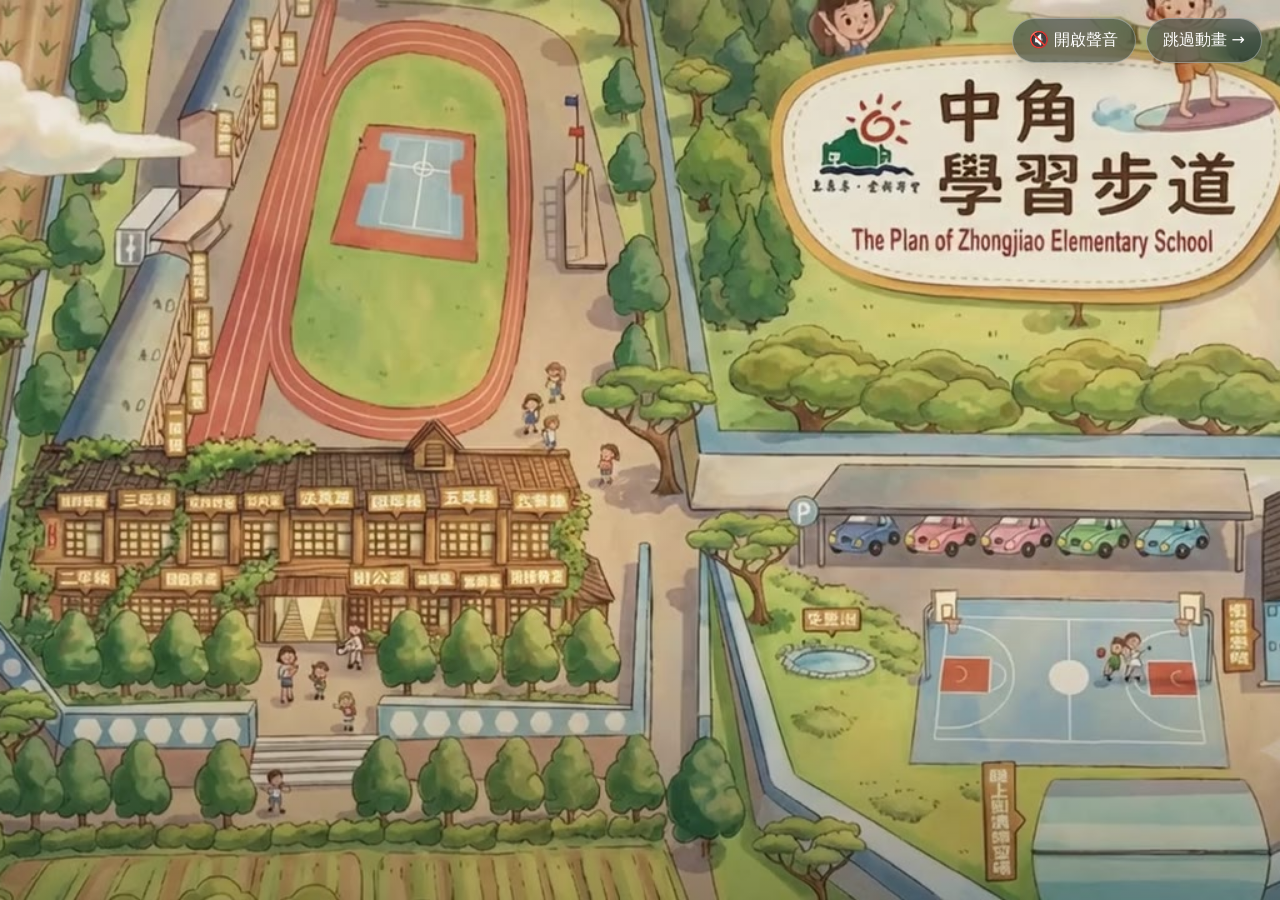
<file: index.html>
<!doctype html>
<html lang="zh-Hant">
<head>
  <meta charset="utf-8" />
  <meta name="viewport" content="width=device-width, initial-scale=1, viewport-fit=cover" />
  <meta name="theme-color" content="#185a69" />
  <meta name="description" content="中角國小學習步道地圖：從校園地圖探索 30 個學習步道。" />
  <title>中角國小學習步道地圖</title>
  <link rel="icon" href="assets/favicon.svg" type="image/svg+xml" />
  <link rel="stylesheet" href="styles.css" />
</head>
<body>
  <noscript>
    <div class="noscript">此網頁需要啟用 JavaScript 才能使用互動式學習步道地圖。</div>
  </noscript>

  <section id="intro" class="intro" aria-label="首頁動畫">
    <video
      id="introVideo"
      class="intro__video"
      autoplay
      muted
      playsinline
      preload="auto"
      poster="assets/intro-poster.jpg"
    >
      <source src="assets/intro.mp4" type="video/mp4" />
      您的瀏覽器不支援影片播放。
    </video>
    <div class="intro__shade" aria-hidden="true"></div>

    <div class="intro__controls">
      <button id="soundBtn" class="glass-btn" type="button" aria-pressed="false">🔇 開啟聲音</button>
      <button id="skipBtn" class="glass-btn" type="button">跳過動畫 →</button>
    </div>

    <div id="playFallback" class="play-fallback" hidden>
      <h1>中角國小學習步道地圖</h1>
      <p>點擊下方按鈕播放首頁動畫</p>
      <button id="playBtn" class="primary-btn" type="button">▶ 播放動畫</button>
      <button id="enterDirectBtn" class="text-btn" type="button">直接進入學習步道地圖</button>
    </div>
  </section>

  <main id="mainSite" class="site" hidden>
    <header class="site-header">
      <div class="site-header__inner">
        <div class="brand">
          <div class="brand__mark" aria-hidden="true">🌊</div>
          <div>
            <p class="eyebrow">ZHONGJIAO ELEMENTARY SCHOOL</p>
            <h1>中角國小學習步道地圖</h1>
            <p class="tagline">走進校園・探索學習・發現中角</p>
          </div>
        </div>
        <div class="header-actions">
          <button id="replayBtn" class="secondary-btn" type="button">▶ 再看一次動畫</button>
          <button id="listToggleBtn" class="secondary-btn" type="button" aria-expanded="false" aria-controls="trailPanel">☰ 學道總覽</button>
        </div>
      </div>
    </header>

    <section class="hero-copy" aria-labelledby="mapHeading">
      <div>
        <p class="section-kicker">LEARNING TRAIL MAP</p>
        <h2 id="mapHeading">點選地圖上的號碼，開始探索 30 個學習步道</h2>
      </div>
      <div class="search-box">
        <label for="trailSearch">快速查找學道</label>
        <div class="search-box__row">
          <input id="trailSearch" type="search" inputmode="search" placeholder="輸入名稱或序號，例如：衝浪、29" autocomplete="off" />
          <button id="clearSearchBtn" type="button" class="icon-btn" aria-label="清除搜尋" title="清除搜尋">×</button>
        </div>
        <div id="searchHint" class="search-hint" aria-live="polite"></div>
      </div>
    </section>

    <section class="workspace">
      <div class="map-card">
        <div class="map-toolbar" aria-label="地圖控制">
          <div class="map-toolbar__left">
            <span class="map-tip">💡 點一下號碼查看學道名稱</span>
          </div>
          <div class="map-toolbar__right">
            <button id="zoomOutBtn" class="icon-btn" type="button" aria-label="縮小地圖">−</button>
            <span id="zoomLabel" class="zoom-label">100%</span>
            <button id="zoomInBtn" class="icon-btn" type="button" aria-label="放大地圖">＋</button>
            <button id="zoomResetBtn" class="small-btn" type="button">重設</button>
          </div>
        </div>

        <div id="mapViewport" class="map-viewport" aria-label="中角國小校園平面圖，可左右移動；頁面可上下捲動">
          <div id="mapCanvas" class="map-canvas">
            <img src="assets/campus-map.jpg" alt="中角國小校園平面圖" draggable="false" />
            <div id="pinLayer" class="pin-layer" aria-label="學習步道位置"></div>
          </div>
        </div>
      </div>

      <aside id="trailPanel" class="trail-panel" aria-label="學道總覽">
        <div class="trail-panel__header">
          <div>
            <p class="section-kicker">ALL TRAILS</p>
            <h2>學道總覽</h2>
          </div>
          <button id="closePanelBtn" class="icon-btn panel-close" type="button" aria-label="關閉學道總覽">×</button>
        </div>
        <div id="trailList" class="trail-list"></div>
      </aside>
    </section>

    <footer class="site-footer">
      <p>中角國小學習步道地圖</p>
      <p class="site-footer__sub"></p>
    </footer>
  </main>

  <div id="trailDialog" class="dialog" hidden>
    <div class="dialog__backdrop" data-close-dialog></div>
    <article class="dialog__card" role="dialog" aria-modal="true" aria-labelledby="dialogTitle">
      <button id="dialogCloseBtn" class="dialog__close" type="button" aria-label="關閉">×</button>
      <div class="dialog__number" id="dialogNumber">01</div>
      <p class="dialog__eyebrow">中角國小學習步道</p>
      <h2 id="dialogTitle">學道名稱</h2>
      <p id="dialogDescription" class="dialog__description"></p>
      <div id="dialogStatus" class="status-pill">🚧 學習內容建置中</div>
      <a id="dialogLink" class="primary-btn dialog__link" href="#" target="_blank" rel="noopener" hidden>進入學習 →</a>
    </article>
  </div>

  <script src="trail-data.js"></script>
  <script src="app.js"></script>
</body>
</html>
</file>
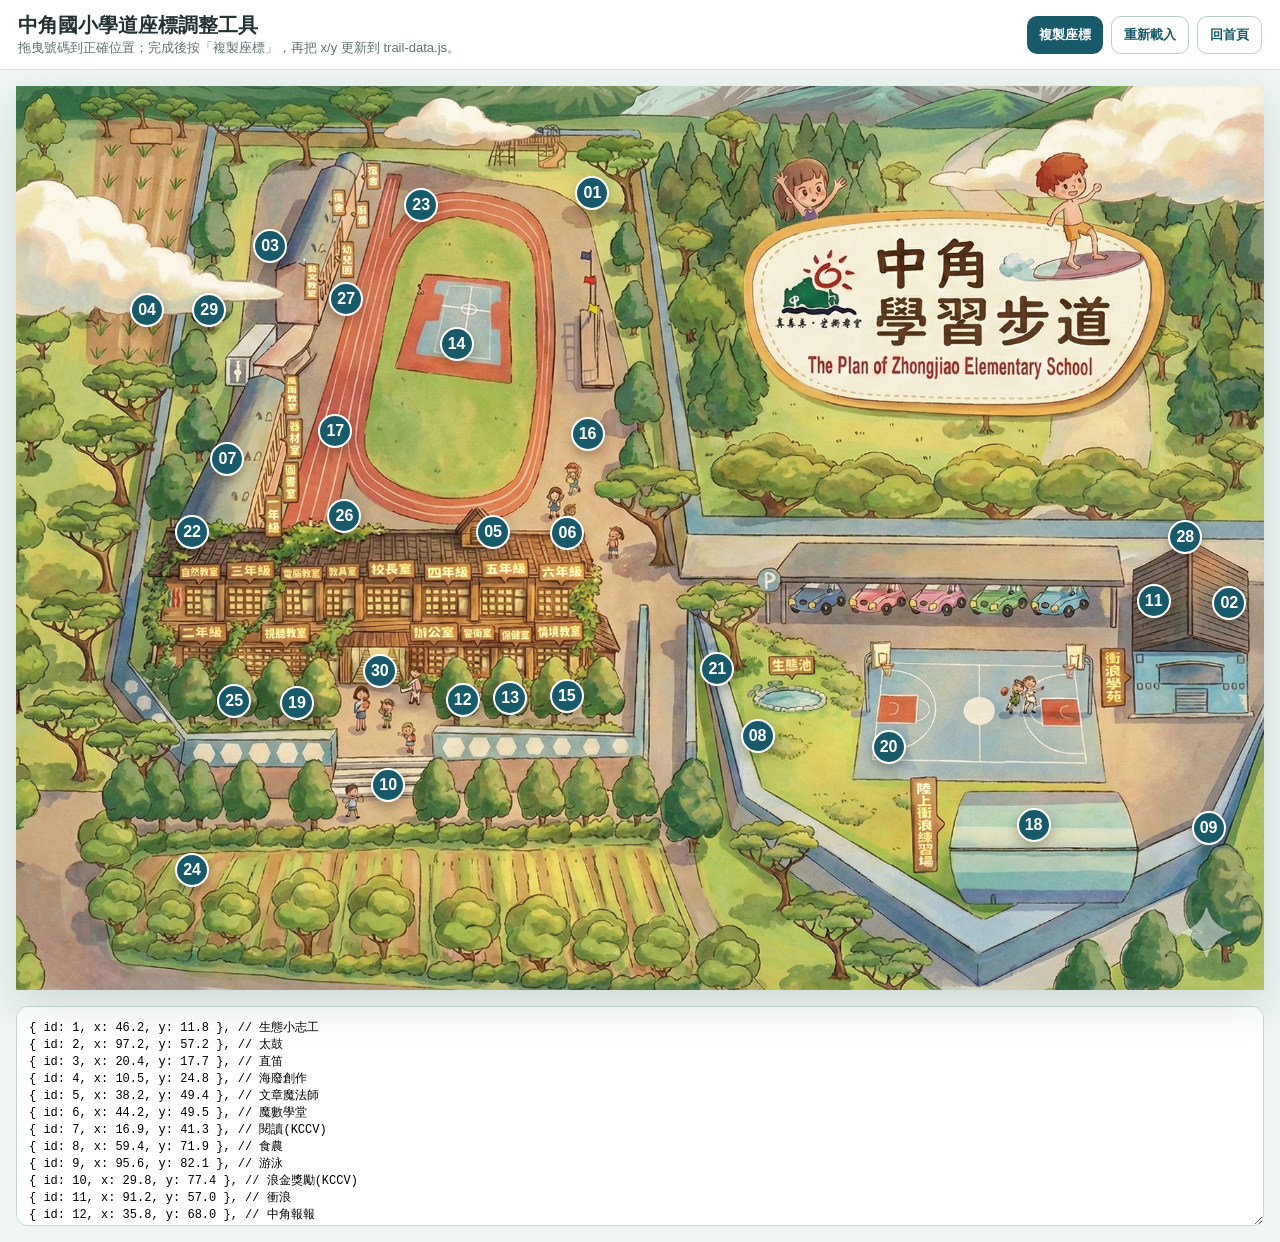
<file: position-editor.html>
<!doctype html>
<html lang="zh-Hant">
<head>
  <meta charset="utf-8" />
  <meta name="viewport" content="width=device-width, initial-scale=1" />
  <title>學道座標調整工具｜中角國小</title>
  <style>
    *{box-sizing:border-box} body{margin:0;font-family:"PingFang TC","Microsoft JhengHei",sans-serif;background:#eef5f2;color:#243234}
    header{position:sticky;top:0;z-index:20;background:#fff;padding:12px 18px;border-bottom:1px solid #d8e4df;display:flex;gap:12px;align-items:center;justify-content:space-between;flex-wrap:wrap}
    h1{font-size:20px;margin:0}.note{font-size:13px;color:#607273}.actions{display:flex;gap:8px}
    button{border:0;border-radius:10px;padding:9px 12px;background:#185a69;color:#fff;font-weight:700;cursor:pointer}button.alt{background:#fff;color:#185a69;border:1px solid #b9cfca}
    .wrap{padding:16px}.map{position:relative;width:min(1400px,100%);aspect-ratio:2047/1482;margin:auto;box-shadow:0 16px 40px #15343a22;background:#fff}
    .map img{width:100%;height:100%;display:block}.pin{position:absolute;transform:translate(-50%,-50%);width:34px;height:34px;border-radius:50%;border:2px solid #fff;background:#185a69;color:#fff;display:grid;place-items:center;font-weight:900;cursor:grab;box-shadow:0 5px 12px #0004;touch-action:none}.pin:active{cursor:grabbing;background:#d98b2b}
    textarea{width:min(1400px,100%);display:block;margin:16px auto 0;min-height:220px;border:1px solid #c7d8d3;border-radius:12px;padding:12px;font-family:ui-monospace,monospace;font-size:12px;background:#fff}
  </style>
</head>
<body>
<header>
  <div><h1>中角國小學道座標調整工具</h1><div class="note">拖曳號碼到正確位置；完成後按「複製座標」，再把 x/y 更新到 trail-data.js。</div></div>
  <div class="actions"><button id="copyBtn">複製座標</button><button id="resetBtn" class="alt">重新載入</button><a href="index.html"><button class="alt">回首頁</button></a></div>
</header>
<div class="wrap">
  <div id="map" class="map"><img src="assets/campus-map.jpg" alt="校園地圖"><div id="pins"></div></div>
  <textarea id="output" aria-label="座標輸出"></textarea>
</div>
<script src="trail-data.js"></script>
<script>
const map=document.getElementById('map'), pins=document.getElementById('pins'), output=document.getElementById('output');
const local=window.TRAILS.map(t=>({...t}));
function renderOut(){output.value=local.map(t=>`{ id: ${t.id}, x: ${t.x.toFixed(1)}, y: ${t.y.toFixed(1)} }, // ${t.name}`).join('\n')}
local.forEach(t=>{const p=document.createElement('div');p.className='pin';p.textContent=String(t.id).padStart(2,'0');p.style.left=t.x+'%';p.style.top=t.y+'%';p.title=t.name;p.dataset.id=t.id;p.addEventListener('pointerdown',e=>{p.setPointerCapture(e.pointerId);const move=ev=>{const r=map.getBoundingClientRect();let x=(ev.clientX-r.left)/r.width*100,y=(ev.clientY-r.top)/r.height*100;x=Math.max(0,Math.min(100,x));y=Math.max(0,Math.min(100,y));t.x=x;t.y=y;p.style.left=x+'%';p.style.top=y+'%';renderOut()};const up=ev=>{p.releasePointerCapture(ev.pointerId);p.removeEventListener('pointermove',move);p.removeEventListener('pointerup',up)};p.addEventListener('pointermove',move);p.addEventListener('pointerup',up)});pins.appendChild(p)});renderOut();
document.getElementById('copyBtn').onclick=async()=>{renderOut();await navigator.clipboard.writeText(output.value);document.getElementById('copyBtn').textContent='已複製 ✓';setTimeout(()=>document.getElementById('copyBtn').textContent='複製座標',1400)};
document.getElementById('resetBtn').onclick=()=>location.reload();
</script>
</body>
</html>
</file>
<file: styles.css>
:root {
  --ink: #243234;
  --muted: #66777a;
  --ocean: #185a69;
  --ocean-2: #247d8f;
  --seafoam: #e8f4ef;
  --sand: #f6e7bd;
  --sun: #f1b954;
  --paper: #fffdf7;
  --line: rgba(35, 57, 61, 0.14);
  --shadow: 0 18px 50px rgba(36, 50, 52, 0.16);
  --radius: 22px;
}

* { box-sizing: border-box; }
html { scroll-behavior: smooth; }
body {
  margin: 0;
  color: var(--ink);
  background:
    radial-gradient(circle at 10% 0%, rgba(241,185,84,.20), transparent 30%),
    linear-gradient(180deg, #eef7f4 0%, #fdf9ec 45%, #f6f0df 100%);
  font-family: "Noto Sans TC", "PingFang TC", "Microsoft JhengHei", system-ui, -apple-system, sans-serif;
}
button, input { font: inherit; }
button, a { -webkit-tap-highlight-color: transparent; }
button { cursor: pointer; }
code {
  font-family: ui-monospace, SFMono-Regular, Menlo, Consolas, monospace;
  background: rgba(24,90,105,.08);
  padding: .1em .35em;
  border-radius: 6px;
}

.noscript { padding: 1rem; background: #fff3cd; color: #5f4b00; }

/* Intro */
.intro {
  position: fixed;
  inset: 0;
  z-index: 1000;
  background: #0f252a;
  overflow: hidden;
}
.intro__video {
  width: 100%;
  height: 100%;
  object-fit: cover;
  display: block;
}
.intro__shade {
  position: absolute;
  inset: 0;
  background: linear-gradient(180deg, rgba(0,0,0,.05), transparent 65%, rgba(0,0,0,.28));
  pointer-events: none;
}
.intro__controls {
  position: absolute;
  top: max(18px, env(safe-area-inset-top));
  right: max(18px, env(safe-area-inset-right));
  display: flex;
  gap: 10px;
  z-index: 2;
}
.glass-btn {
  border: 1px solid rgba(255,255,255,.35);
  color: white;
  background: rgba(13, 37, 42, .48);
  backdrop-filter: blur(12px);
  -webkit-backdrop-filter: blur(12px);
  padding: .7rem 1rem;
  border-radius: 999px;
  box-shadow: 0 8px 24px rgba(0,0,0,.16);
}
.glass-btn:hover { background: rgba(13, 37, 42, .7); }
.play-fallback {
  position: absolute;
  inset: 0;
  display: grid;
  place-content: center;
  justify-items: center;
  gap: .8rem;
  color: white;
  text-align: center;
  padding: 1.5rem;
  background: rgba(9, 36, 42, .56);
  backdrop-filter: blur(4px);
}
.play-fallback[hidden] { display: none; }
.play-fallback h1 { margin: 0; font-size: clamp(2rem, 6vw, 4rem); }
.play-fallback p { margin: 0 0 .5rem; opacity: .86; }

/* Shared buttons */
.primary-btn, .secondary-btn, .small-btn, .icon-btn, .text-btn {
  border: 0;
  border-radius: 12px;
  transition: transform .18s ease, background .18s ease, box-shadow .18s ease;
}
.primary-btn {
  display: inline-flex;
  align-items: center;
  justify-content: center;
  min-height: 46px;
  padding: .76rem 1.15rem;
  color: white;
  background: var(--ocean);
  text-decoration: none;
  font-weight: 800;
  box-shadow: 0 10px 24px rgba(24,90,105,.24);
}
.primary-btn:hover { transform: translateY(-1px); background: #104c59; }
.secondary-btn {
  padding: .68rem .9rem;
  background: rgba(255,255,255,.86);
  color: var(--ocean);
  border: 1px solid rgba(24,90,105,.18);
  font-weight: 800;
}
.secondary-btn:hover { background: white; transform: translateY(-1px); }
.small-btn {
  padding: .44rem .68rem;
  background: #fff;
  color: var(--ocean);
  border: 1px solid var(--line);
  font-weight: 800;
}
.icon-btn {
  width: 38px;
  height: 38px;
  background: #fff;
  color: var(--ocean);
  border: 1px solid var(--line);
  font-size: 1.3rem;
  line-height: 1;
}
.icon-btn:hover, .small-btn:hover { background: var(--seafoam); }
.text-btn { background: transparent; color: white; text-decoration: underline; padding: .4rem; }

/* Main */
.site { min-height: 100vh; }
.site-header {
  position: sticky;
  top: 0;
  z-index: 100;
  background: rgba(250, 253, 248, .88);
  backdrop-filter: blur(14px);
  -webkit-backdrop-filter: blur(14px);
  border-bottom: 1px solid rgba(24,90,105,.10);
}
.site-header__inner {
  max-width: 1500px;
  margin: 0 auto;
  padding: .8rem clamp(1rem, 3vw, 2.2rem);
  display: flex;
  align-items: center;
  justify-content: space-between;
  gap: 1rem;
}
.brand { display: flex; gap: .8rem; align-items: center; min-width: 0; }
.brand__mark {
  width: 48px; height: 48px;
  display: grid; place-items: center;
  border-radius: 15px;
  background: linear-gradient(145deg, #dff2ec, #fff5d6);
  box-shadow: inset 0 0 0 1px rgba(24,90,105,.10);
  font-size: 1.65rem;
}
.brand h1 { margin: .08rem 0; font-size: clamp(1.15rem, 2.3vw, 1.75rem); letter-spacing: .03em; }
.eyebrow, .section-kicker {
  margin: 0;
  color: var(--ocean-2);
  font-weight: 900;
  letter-spacing: .14em;
  font-size: .72rem;
}
.tagline { margin: 0; color: var(--muted); font-size: .86rem; }
.header-actions { display: flex; gap: .55rem; flex-shrink: 0; }

.hero-copy {
  max-width: 1500px;
  margin: 0 auto;
  padding: clamp(1.4rem, 4vw, 3.4rem) clamp(1rem, 3vw, 2.2rem) 1.15rem;
  display: grid;
  grid-template-columns: minmax(0, 1.4fr) minmax(280px, .6fr);
  gap: clamp(1rem, 3vw, 2.4rem);
  align-items: end;
}
.hero-copy h2 {
  margin: .35rem 0 .55rem;
  font-size: clamp(1.75rem, 4vw, 3.25rem);
  line-height: 1.18;
  letter-spacing: -.02em;
}
.hero-copy p { margin: 0; color: var(--muted); line-height: 1.75; }
.search-box {
  border: 1px solid var(--line);
  background: rgba(255,255,255,.68);
  padding: 1rem;
  border-radius: 18px;
  box-shadow: 0 12px 30px rgba(36,50,52,.06);
}
.search-box label { display: block; font-weight: 800; margin-bottom: .55rem; }
.search-box__row { position: relative; }
.search-box input {
  width: 100%; height: 46px;
  border: 1px solid rgba(24,90,105,.20);
  border-radius: 12px;
  background: white;
  padding: 0 3rem 0 .9rem;
  color: var(--ink);
  outline: none;
}
.search-box input:focus { border-color: var(--ocean-2); box-shadow: 0 0 0 4px rgba(36,125,143,.12); }
.search-box .icon-btn { position: absolute; right: 4px; top: 4px; border: 0; background: transparent; }
.search-hint { min-height: 1.3em; margin-top: .4rem; color: var(--ocean); font-size: .82rem; font-weight: 700; }

.workspace {
  max-width: 1500px;
  margin: 0 auto;
  padding: 0 clamp(1rem, 3vw, 2.2rem) 3rem;
  display: grid;
  grid-template-columns: minmax(0, 1fr) 320px;
  gap: 1rem;
  align-items: start;
}
.map-card, .trail-panel {
  background: rgba(255,255,255,.82);
  border: 1px solid rgba(24,90,105,.12);
  border-radius: var(--radius);
  box-shadow: var(--shadow);
  overflow: hidden;
}
.map-toolbar {
  min-height: 58px;
  display: flex;
  justify-content: space-between;
  align-items: center;
  gap: .8rem;
  padding: .65rem .8rem .65rem 1rem;
  background: linear-gradient(90deg, rgba(232,244,239,.88), rgba(255,248,224,.88));
  border-bottom: 1px solid var(--line);
}
.map-toolbar__right { display: flex; align-items: center; gap: .35rem; }
.map-tip { color: var(--muted); font-weight: 700; font-size: .88rem; }
.zoom-label { min-width: 48px; text-align: center; font-weight: 900; color: var(--ocean); font-variant-numeric: tabular-nums; }
.map-viewport {
  width: 100%;
  overflow-x: auto;
  overflow-y: visible;
  background: #dfece3;
  /* 讓滑鼠滾輪／觸控上下滑動交給整個頁面，不再被地圖區卡住。 */
  overscroll-behavior-x: contain;
  overscroll-behavior-y: auto;
  touch-action: pan-x pan-y pinch-zoom;
  scrollbar-color: rgba(24,90,105,.35) transparent;
}
.map-canvas {
  position: relative;
  width: 100%;
  aspect-ratio: 2047 / 1482;
  transform-origin: top left;
  transition: width .2s ease;
}
.map-canvas > img { width: 100%; height: 100%; display: block; user-select: none; }
.pin-layer { position: absolute; inset: 0; }
.trail-pin {
  position: absolute;
  transform: translate(-50%, -100%);
  width: clamp(30px, 3.2vw, 42px);
  height: clamp(36px, 3.8vw, 50px);
  border: 2px solid #fff;
  border-radius: 50% 50% 50% 0;
  rotate: -45deg;
  background: linear-gradient(145deg, var(--ocean-2), var(--ocean));
  color: white;
  box-shadow: 0 5px 14px rgba(15,46,52,.34);
  display: grid;
  place-items: center;
  z-index: 2;
  transition: transform .16s ease, filter .16s ease, opacity .16s ease;
}
.trail-pin span { rotate: 45deg; font-weight: 950; font-size: clamp(.7rem, 1.2vw, .9rem); font-variant-numeric: tabular-nums; }
.trail-pin::after {
  content: attr(data-title);
  position: absolute;
  left: 50%;
  top: -14px;
  translate: -50% -100%;
  rotate: 45deg;
  min-width: max-content;
  max-width: 220px;
  padding: .46rem .64rem;
  border-radius: 9px;
  background: rgba(28, 45, 47, .94);
  color: white;
  font-size: .76rem;
  font-weight: 800;
  line-height: 1.3;
  box-shadow: 0 6px 16px rgba(0,0,0,.2);
  opacity: 0;
  pointer-events: none;
  transition: opacity .14s ease, translate .14s ease;
}
.trail-pin:hover, .trail-pin:focus-visible { z-index: 10; transform: translate(-50%, -100%) scale(1.12); filter: saturate(1.15); outline: none; }
.trail-pin:hover::after, .trail-pin:focus-visible::after { opacity: 1; translate: -50% -105%; }
.trail-pin.is-dimmed { opacity: .13; filter: grayscale(.4); }
.trail-pin.is-match { background: linear-gradient(145deg, #f7c96a, #dd8f29); animation: pulse 1.25s ease-in-out infinite; z-index: 12; }
@keyframes pulse { 50% { box-shadow: 0 0 0 9px rgba(241,185,84,.24), 0 8px 16px rgba(15,46,52,.35); } }

/* Side panel */
.trail-panel { position: sticky; top: 90px; max-height: calc(100vh - 110px); display: flex; flex-direction: column; }
.trail-panel__header {
  display: flex; align-items: center; justify-content: space-between;
  padding: 1rem 1rem .8rem;
  border-bottom: 1px solid var(--line);
  background: linear-gradient(180deg, #fffdf7, #f9f5e8);
}
.trail-panel h2 { margin: .2rem 0 0; font-size: 1.3rem; }
.panel-close { display: none; }
.trail-list { padding: .55rem; overflow: auto; }
.trail-item {
  width: 100%;
  display: grid;
  grid-template-columns: 42px 1fr auto;
  gap: .65rem;
  align-items: center;
  border: 0;
  background: transparent;
  color: var(--ink);
  text-align: left;
  padding: .52rem;
  border-radius: 12px;
}
.trail-item:hover, .trail-item:focus-visible { background: var(--seafoam); outline: none; }
.trail-item.is-match { background: #fff2c9; }
.trail-item__num {
  width: 36px; height: 36px; display: grid; place-items: center;
  border-radius: 11px; background: var(--ocean); color: #fff;
  font-weight: 950; font-variant-numeric: tabular-nums;
}
.trail-item__name { font-weight: 800; line-height: 1.25; }
.trail-item__state { font-size: .7rem; color: var(--muted); white-space: nowrap; }
.trail-item__state.is-live { color: #157347; font-weight: 800; }

.site-footer {
  text-align: center;
  padding: 1rem 1rem 2.4rem;
  color: var(--ocean);
  font-weight: 900;
}
.site-footer p { margin: .15rem 0; }
.site-footer__sub { color: var(--muted); font-size: .82rem; font-weight: 600; }

/* Dialog */
.dialog { position: fixed; inset: 0; z-index: 400; display: grid; place-items: center; padding: 1rem; }
.dialog[hidden] { display: none; }
.dialog__backdrop { position: absolute; inset: 0; background: rgba(17,36,40,.55); backdrop-filter: blur(5px); }
.dialog__card {
  position: relative;
  width: min(520px, calc(100vw - 2rem));
  max-height: calc(100vh - 2rem);
  overflow: auto;
  padding: 1.45rem;
  border-radius: 26px;
  background: var(--paper);
  border: 1px solid rgba(255,255,255,.8);
  box-shadow: 0 30px 80px rgba(14,37,42,.34);
  animation: dialogIn .2s ease-out;
}
@keyframes dialogIn { from { opacity: 0; transform: translateY(12px) scale(.98); } }
.dialog__close {
  position: absolute; right: 14px; top: 14px;
  width: 38px; height: 38px; border: 0; border-radius: 50%;
  background: rgba(24,90,105,.08); color: var(--ocean); font-size: 1.4rem;
}
.dialog__number {
  width: 68px; height: 68px; display: grid; place-items: center;
  border-radius: 20px;
  background: linear-gradient(145deg, var(--ocean-2), var(--ocean));
  color: #fff; font-size: 1.55rem; font-weight: 950;
  box-shadow: 0 12px 26px rgba(24,90,105,.24);
}
.dialog__eyebrow { margin: 1rem 0 .2rem; color: var(--ocean-2); font-weight: 900; font-size: .76rem; letter-spacing: .12em; }
.dialog h2 { margin: 0 2.5rem .7rem 0; font-size: clamp(1.7rem, 4vw, 2.2rem); }
.dialog__description { margin: 0 0 1rem; color: var(--muted); line-height: 1.75; }
.status-pill {
  display: inline-flex; align-items: center; gap: .3rem;
  padding: .5rem .72rem;
  border-radius: 999px;
  background: #fff0c8; color: #75551b; font-weight: 800; font-size: .84rem;
}
.status-pill.is-live { background: #dff4e8; color: #196b42; }
.dialog__link { margin-top: 1rem; width: 100%; }
.dialog__note { margin: 1rem 0 0; padding-top: .9rem; border-top: 1px solid var(--line); color: var(--muted); font-size: .82rem; line-height: 1.6; }

@media (max-width: 980px) {
  .hero-copy { grid-template-columns: 1fr; }
  .workspace { grid-template-columns: 1fr; }
  .trail-panel {
    position: fixed;
    z-index: 300;
    top: 0; right: 0; bottom: 0;
    width: min(360px, 88vw);
    max-height: none;
    border-radius: 24px 0 0 24px;
    transform: translateX(105%);
    transition: transform .22s ease;
  }
  .trail-panel.is-open { transform: translateX(0); }
  .panel-close { display: inline-grid; place-items: center; }
  .map-viewport { max-height: none; }
  .map-canvas { width: 125%; }
}

@media (max-width: 680px) {
  .site-header__inner { align-items: flex-start; }
  .brand__mark { width: 40px; height: 40px; border-radius: 12px; font-size: 1.25rem; }
  .eyebrow, .tagline { display: none; }
  .brand h1 { font-size: 1.05rem; margin-top: .45rem; }
  .header-actions .secondary-btn:first-child { display: none; }
  .secondary-btn { padding: .56rem .7rem; font-size: .82rem; }
  .hero-copy { padding-top: 1.35rem; }
  .hero-copy h2 { font-size: 1.85rem; }
  .hero-copy p { font-size: .9rem; }
  .map-toolbar { align-items: flex-start; }
  .map-tip { font-size: .76rem; }
  .map-canvas { width: 165%; }
  .trail-pin { width: 30px; height: 36px; }
  .intro__controls { flex-direction: column; align-items: stretch; }
  .glass-btn { font-size: .83rem; }
}

@media (prefers-reduced-motion: reduce) {
  *, *::before, *::after { scroll-behavior: auto !important; animation-duration: .01ms !important; animation-iteration-count: 1 !important; transition-duration: .01ms !important; }
}
</file>
